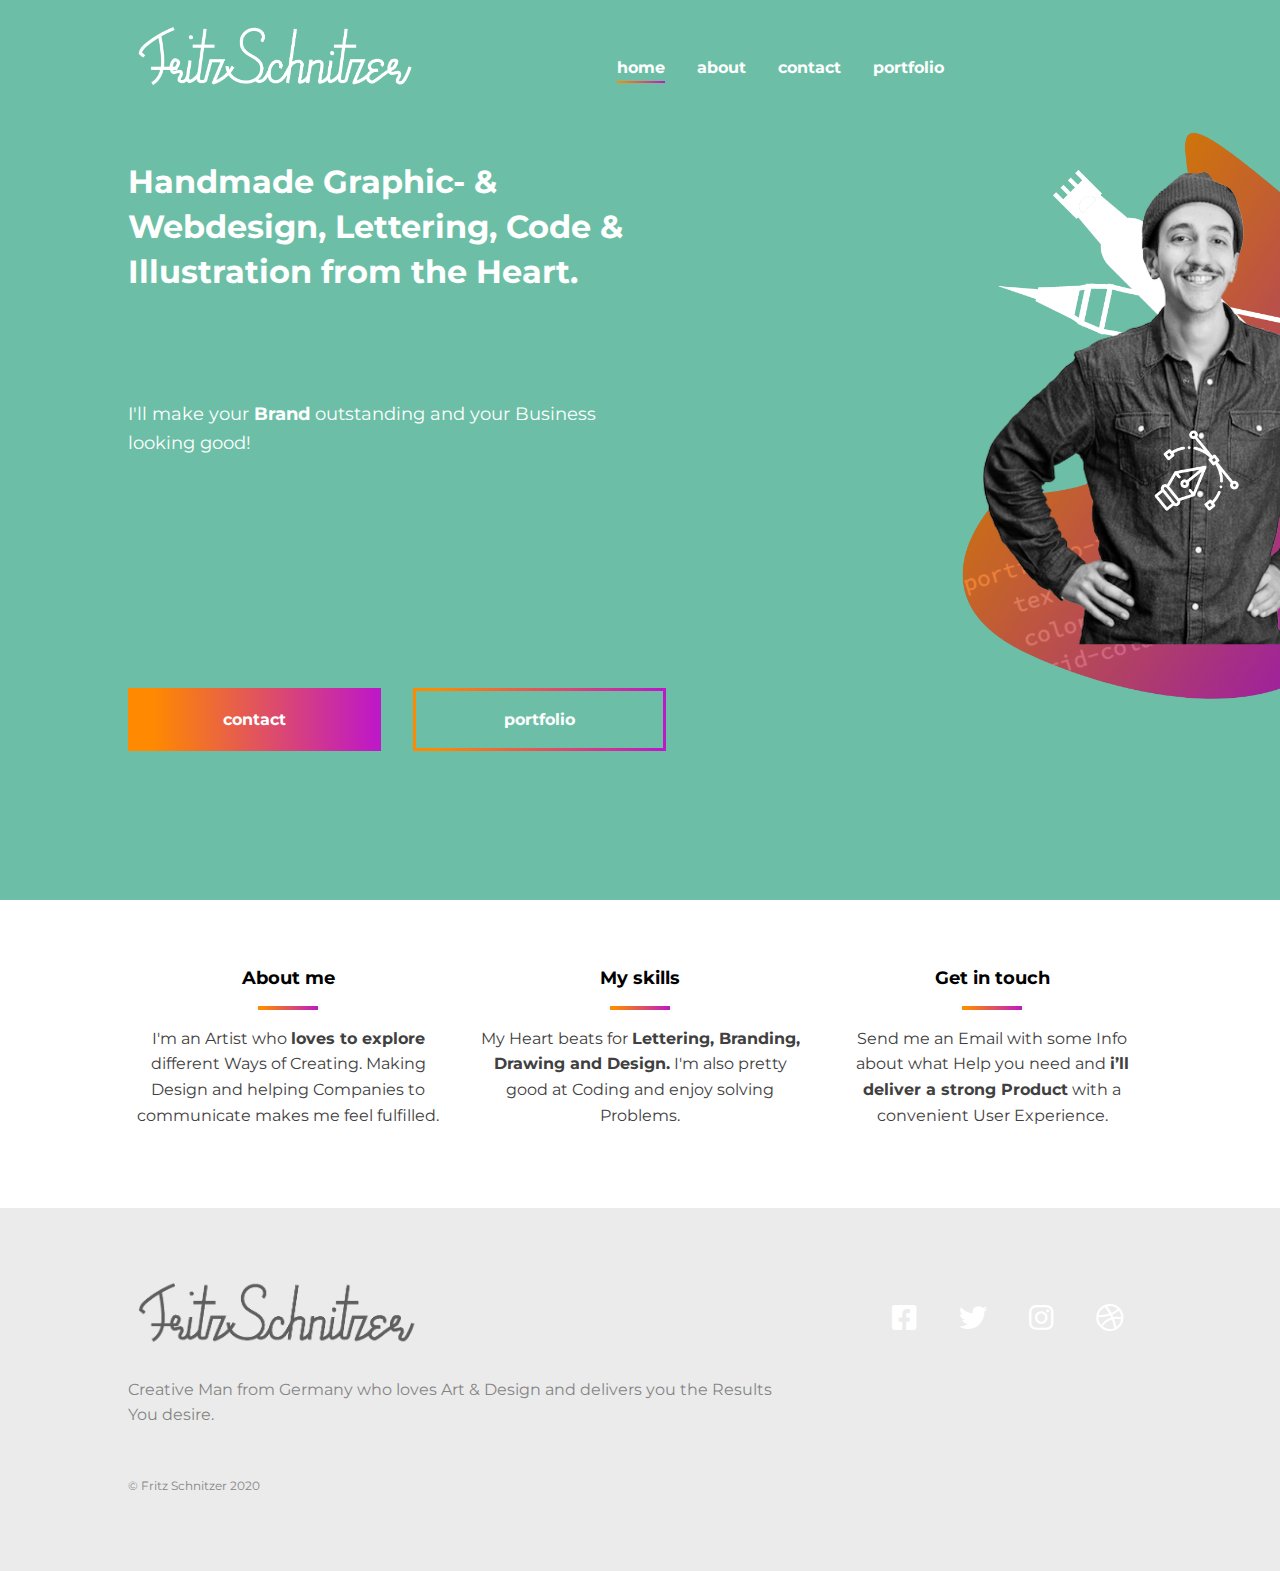
<file: index.html>
<!DOCTYPE html>
<html>
    <head>
        <title>Fritz Schnitzer</title>
        <!-- viewport meta to render pages on mobile properly -->
        <meta name="viewport" content="width=device-width, initial-scale=1">
        <meta property="og:image" content="https://github.com/fritzschnitzer/fritzschnitzer/blob/master/images/preview.png" />
        <meta property="og:type" content="Website" />
        <meta property="og:url" content="www.fritzschnitzer.com" />
        <meta property="og:title" content="Fritz Schnitzer - Graphic- & UI Design" />
        <meta property="og:description" content="All about Design" />

        <!-- link to google fonts -->
        <link href="https://fonts.googleapis.com/css?family=Montserrat:400,700&display=swap" rel="stylesheet">
        
        <!-- https://cdnjs.com/libraries/font-awesome -->
        <link href="https://cdnjs.cloudflare.com/ajax/libs/font-awesome/5.9.0/css/all.css" rel="stylesheet">
        
        <!-- link to my CSS -->
        <link href="css/main.css" rel="stylesheet">
    </head>
     <body class="master">
        <header class="header header-home main-grid">
            <div class="header-content">
                <a class="logo-link" href="index.html">
                    <img src="../images/logo.png" alt="" class="logo">
                </a>
                <button aria-label="Open navigation" class="open-nav">&#9776;</button>

                <nav class="nav"> 
                    <button aria-label="Close navigation" class="close-nav">&times;</button>
                    <ul class="nav-list">
                        <li class="nav-item"><a href="index.html" class="nav-link current">home</a></li>
                        <li class="nav-item"><a href="about.html" class="nav-link">about</a></li>
                        <li class="nav-item"><a href="contact.html" class="nav-link">contact</a></li>
                        <li class="nav-item"><a href="portfolio.html" class="nav-link" target="_blank">portfolio</a><li>
                    </ul>
                </nav>
                
                
            </div>
        </header>
        
        <main>
            <section class="hero main-grid">
                <h1 class="hero-title">Handmade Graphic- & Webdesign, <span class="accent-color">Lettering,</span> Code & Illustration from the Heart.</h1>
                <p class="hero-subtitle">I'll make your <strong>Brand</strong> outstanding and your Business looking good!</p>
                <div class="buttons">
                <a href="contact.html" class="btn btn-primary">contact</a>
                <a href="portfolio.html" class="btn btn-secondary">portfolio</a>
                </div>

            </section>
        
            <section class="info main-grid">
                <div class="col">
                    <h2 class="section-title section-title-center">About me</h2>
                    <p>I'm an Artist who <strong>loves to explore</strong> different Ways of Creating. Making Design and helping Companies to communicate makes me feel fulfilled.</p>
                </div>
                <div class="col">
                    <h2 class="section-title section-title-center">My skills</h2>
                    <p>My Heart beats for <strong>Lettering, Branding, Drawing and Design.</strong> I'm also pretty good at Coding and enjoy solving Problems.</p>
                </div>
                <div class="col">
                    <h2 class="section-title section-title-center">Get in touch</h2>
                    <p>Send me an Email with some Info about what Help you need and <strong>i’ll deliver a strong Product</strong> with a convenient User Experience.</p>
                </div>
            </section>
        
        </main>
        
        <footer class="footer main-grid">
            <div class="footer-main">
                <img src="../images/logo-black.png" alt="" class="footer-logo">
                <p class="footer-text">Creative Man from Germany who loves Art & Design and delivers you the Results You desire.</p>
                <p class="footer-fineprint">© Fritz Schnitzer 2020</p>
            </div>
            <ul class="social-list">
                <li class="social-item"><a href="https://www.facebook.com/fritzschnitzer" class="social-link" target="_blank"><i class="fab fa-facebook-square"></i></a></li>
                <li class="social-item"><a href="https://twitter.com/fritzschnitzer" class="social-link" target="_blank"><i class="fab fa-twitter"></i></a></li>
                <li class="social-item"><a href="http://instagram.com/fritzschnitzer" class="social-link" target="_blank"><i class="fab fa-instagram"></i></a></li>
                <li class="social-item"><a href="http://dribbble.com/fritzschnitzer" class="social-link" target="_blank"><i class="fab fa-dribbble"></i></a></li>

            </ul>
        </footer>
        
        
        <script src="script.js"></script>
    </body>
</html>
</file>
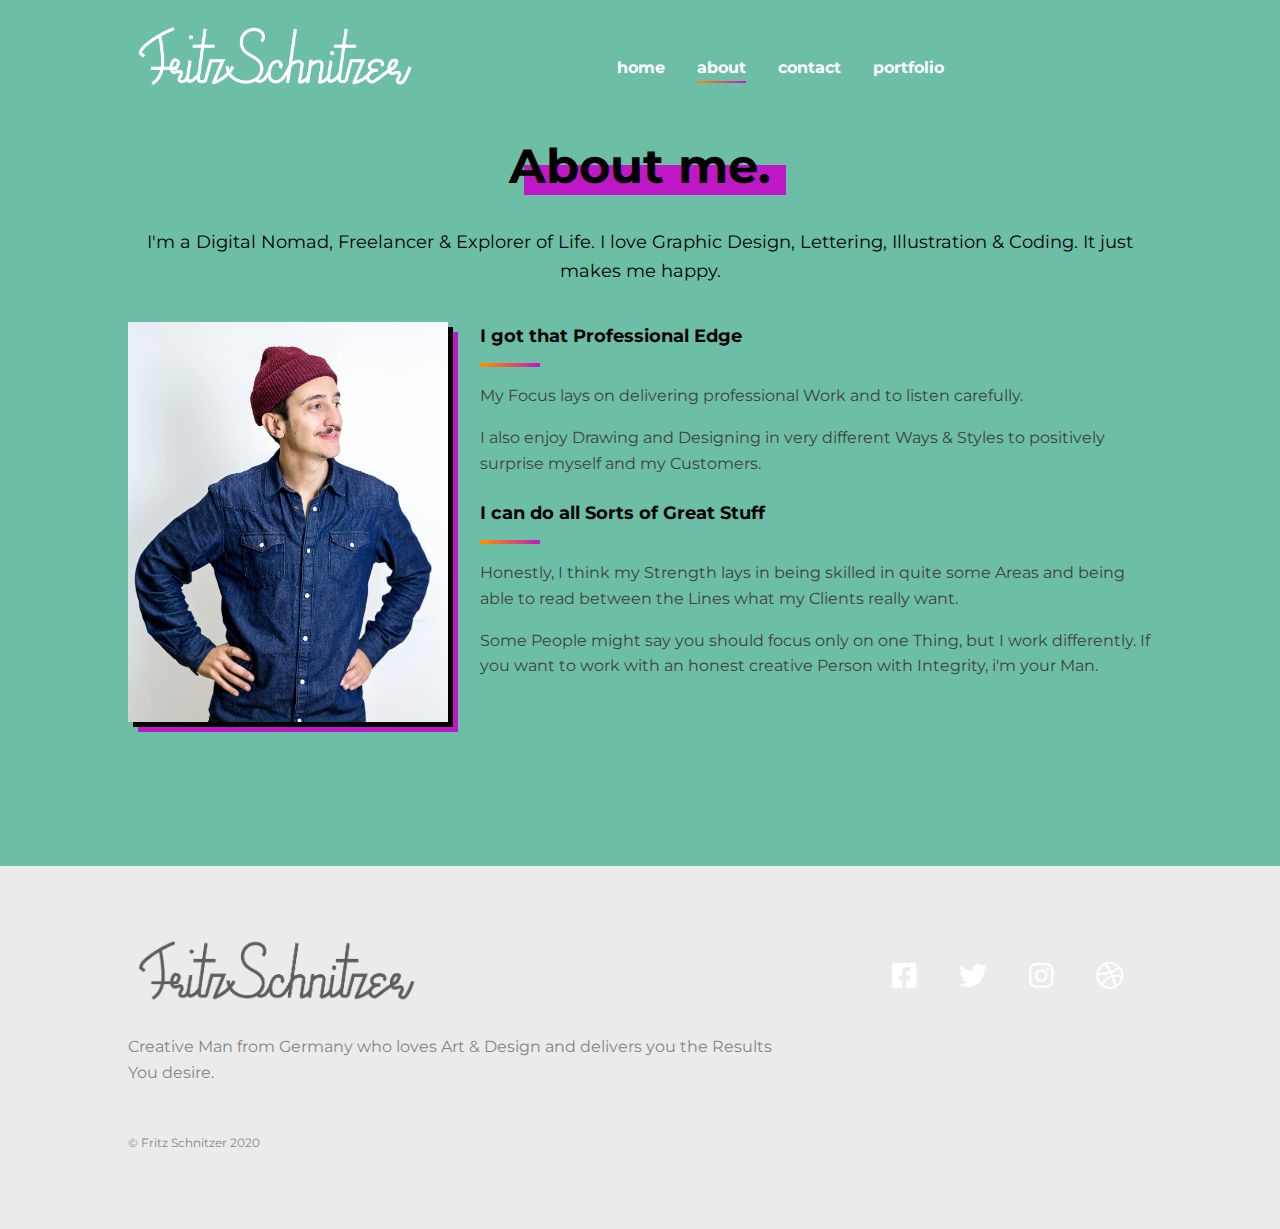
<file: about.html>
<!DOCTYPE html>
<html>
    <head>
        <title>Fritz Schnitzer</title>
        <!-- viewport meta to render pages on mobile properly -->
        <meta name="viewport" content="width=device-width, initial-scale=1">
        <meta property="og:image" content="https://github.com/fritzschnitzer/fritzschnitzer/blob/master/images/preview.png" />
        <meta property="og:type" content="Website" />
        <meta property="og:url" content="http://www.fritzschnitzer.com"/>
        <meta property="og:title" content="Fritz Schnitzer - Graphic- & UI Design" />
        <meta property="og:description" content="All about Design" />

        <!-- link to google fonts -->
        <link href="https://fonts.googleapis.com/css?family=Montserrat:400,700&display=swap" rel="stylesheet">
        
        <!-- https://cdnjs.com/libraries/font-awesome -->
        <link href="https://cdnjs.cloudflare.com/ajax/libs/font-awesome/5.9.0/css/all.css" rel="stylesheet">
        
        <!-- link to my CSS -->
        <link href="css/main.css" rel="stylesheet">
    </head>
     <body class="master">
        <header class="header header-home main-grid">
            <div class="header-content">
                <a class="logo-link" href="index.html">
                    <img src="../images/logo.png" alt="" class="logo">
                </a>
                <button aria-label="Open navigation" class="open-nav">&#9776;</button>

                <nav class="nav"> 
                    <button aria-label="Close navigation" class="close-nav">&times;</button>
                    <ul class="nav-list">
                        <li class="nav-item"><a href="index.html" class="nav-link">home</a></li>
                        <li class="nav-item"><a href="about.html" class="nav-link current">about</a></li>
                        <li class="nav-item"><a href="contact.html" class="nav-link">contact</a></li>
                        <li class="nav-item"><a href="portfolio.html" class="nav-link">portfolio</a></li>

                    </ul>
                </nav>
                
                
            </div>
        </header>
        
        <main class="main-template main-grid">
            
            <h1 class="page-title">About me.</h1>
            <p class="subtitle">I'm a Digital Nomad, Freelancer & Explorer of Life. I love Graphic Design, Lettering, Illustration & Coding. It just makes me happy.</p>
            
            <img class="main-image" src="../images/about-me.jpg" alt="Fritz being confident">
            
            <div class="main-text">
                <h2 class="section-title">I got that Professional Edge</h2>
                <p>My Focus lays on delivering professional Work and to listen carefully.</p>
                <p>I also enjoy Drawing and Designing in very different Ways & Styles to positively surprise myself and my Customers.</p>
                <h2 class="section-title">I can do all Sorts of Great Stuff</h2>
                <p>Honestly, I think my Strength lays in being skilled in quite some Areas and being able to read between the Lines what my Clients really want.</p>
                <p>Some People might say you should focus only on one Thing, but I work differently. If you want to work with an honest creative Person with Integrity, i'm your Man.</p>
            </div>
        
        </main>
        
        <footer class="footer main-grid">
            <div class="footer-main">
                <img src="../images/logo-black.png" alt="" class="footer-logo">
                <p class="footer-text">Creative Man from Germany who loves Art & Design and delivers you the Results You desire.</p>
                <p class="footer-fineprint">© Fritz Schnitzer 2020</p>
            </div>
            <ul class="social-list">
                <li class="social-item"><a href="https://www.facebook.com/fritzschnitzer" class="social-link" target="_blank"><i class="fab fa-facebook-square"></i></a></li>
                <li class="social-item"><a href="https://twitter.com/fritzschnitzer" class="social-link" target="_blank"><i class="fab fa-twitter"></i></a></li>
                <li class="social-item"><a href="http://instagram.com/fritzschnitzer" class="social-link" target="_blank"><i class="fab fa-instagram"></i></a></li>
                <li class="social-item"><a href="http://dribbble.com/fritzschnitzer" class="social-link" target="_blank"><i class="fab fa-dribbble"></i></a></li>

            </ul>
        </footer>
        
        
        <script src="script.js"></script>
    </body>
</html>
</file>
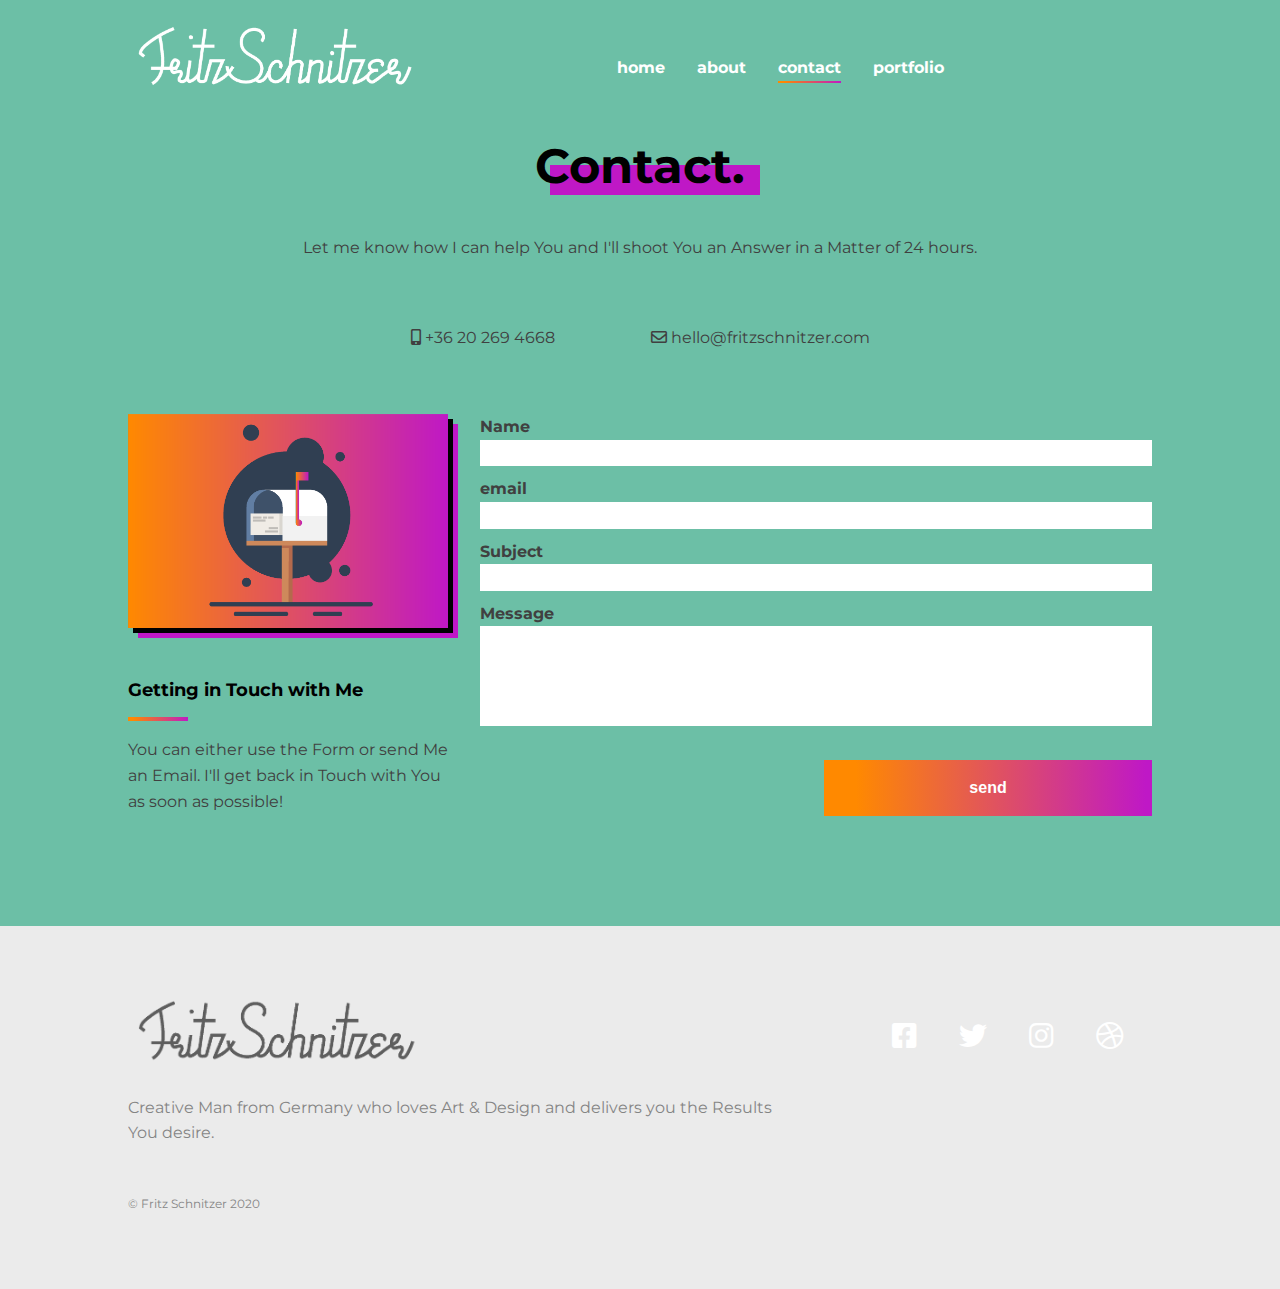
<file: contact.html>
<!DOCTYPE html>
<html>
    <head>
        <title>Fritz Schnitzer</title>
        <!-- viewport meta to render pages on mobile properly -->
        <meta name="viewport" content="width=device-width, initial-scale=1">
        <meta property="og:image" content="https://github.com/fritzschnitzer/fritzschnitzer/blob/master/images/preview.png" />
        <meta property="og:type" content="Website" />
        <meta property="og:url" content="http://www.fritzschnitzer.com"/>
        <meta property="og:title" content="Fritz Schnitzer - Graphic- & UI Design" />
        <meta property="og:description" content="All about Design" />

        <!-- link to google fonts -->
        <link href="https://fonts.googleapis.com/css?family=Montserrat:400,700&display=swap" rel="stylesheet">
        
        <!-- https://cdnjs.com/libraries/font-awesome -->
        <link href="https://cdnjs.cloudflare.com/ajax/libs/font-awesome/5.9.0/css/all.css" rel="stylesheet">
        
        <!-- link to my CSS -->
        <link href="css/main.css" rel="stylesheet">
    </head>
     <body class="master">
        <header class="header header-home main-grid">
            <div class="header-content">
                <a class="logo-link" href="index.html">
                    <img src="../images/logo.png" alt="" class="logo">
                </a>
                <button aria-label="Open navigation" class="open-nav">&#9776;</button>

                <nav class="nav"> 
                    <button aria-label="Close navigation" class="close-nav">&times;</button>
                    <ul class="nav-list">
                        <li class="nav-item"><a href="index.html" class="nav-link">home</a></li>
                        <li class="nav-item"><a href="about.html" class="nav-link">about</a></li>
                        <li class="nav-item"><a href="contact.html" class="nav-link current">contact</a></li>
                        <li class="nav-item"><a href="portfolio.html" class="nav-link">portfolio</a></li>

                    </ul>
                </nav>
                
                
            </div>
        </header>
        
        <main class="main-template main-grid">
            
            <h1 class="page-title">Contact.</h1>
            <p class="subtitle-contact">Let me know how I can help You and I'll shoot You an Answer in a Matter of 24 hours.
                <div class="contactbox">
              

                <p class="contacts"><i class="fas fa-mobile-alt"></i>+36 20 269 4668</p>
                <p class="contacts"><i class="far fa-envelope"></i>hello@fritzschnitzer.com</p>

                </div>

            
            <img class="main-image" src="../images/mailbox.png" alt="a bunch of mailboxes">
            <div class="secondary-text">
                <h2 class="section-title">Getting in Touch with Me</h2>
                <p>You can either use the Form or send Me an Email. I'll get back in Touch with You as soon as possible!</p>
            </div>
                        
            <div class="main-text">
                <form class="contact-form" action="POST" method="POST" data-netlify="true">
                    
                    <label class="name-label" for="name">Name</label>
                    <input class="name-input" id="name" type="text" name="name" required>

                    <label class="email-label" for="email">email</label>
                    <input class="email-input" id="email" type="email" name="email" required>

                    <label class="subject-label" for="subject">Subject</label>
                    <input class="subject-input" id="subject" type="text" name="subject">
                    
                    <label class="message-label" for="message">Message</label>
                    <textarea class="message-textarea" id="message" name="message" required></textarea>
                    
                    <button type="submit" name="submit" class="btn btn-primary btn-form">send</button>
                </form>
            </div>
            
        
        </main>
        
        <footer class="footer main-grid">
            <div class="footer-main">
                <img src="../images/logo-black.png" alt="" class="footer-logo">
                <p class="footer-text">Creative Man from Germany who loves Art & Design and delivers you the Results You desire.</p>
                <p class="footer-fineprint">© Fritz Schnitzer 2020</p>
            </div>
            <ul class="social-list">
                <li class="social-item"><a href="https://www.facebook.com/fritzschnitzer" class="social-link" target="_blank"><i class="fab fa-facebook-square"></i></a></li>
                <li class="social-item"><a href="https://twitter.com/fritzschnitzer" class="social-link" target="_blank"><i class="fab fa-twitter"></i></a></li>
                <li class="social-item"><a href="http://instagram.com/fritzschnitzer" class="social-link" target="_blank"><i class="fab fa-instagram"></i></a></li>
                <li class="social-item"><a href="http://dribbble.com/fritzschnitzer" class="social-link" target="_blank"><i class="fab fa-dribbble"></i></a></li>

            </ul>
        </footer>
        
        
        <script src="script.js"></script>
    </body>
</html>
</file>
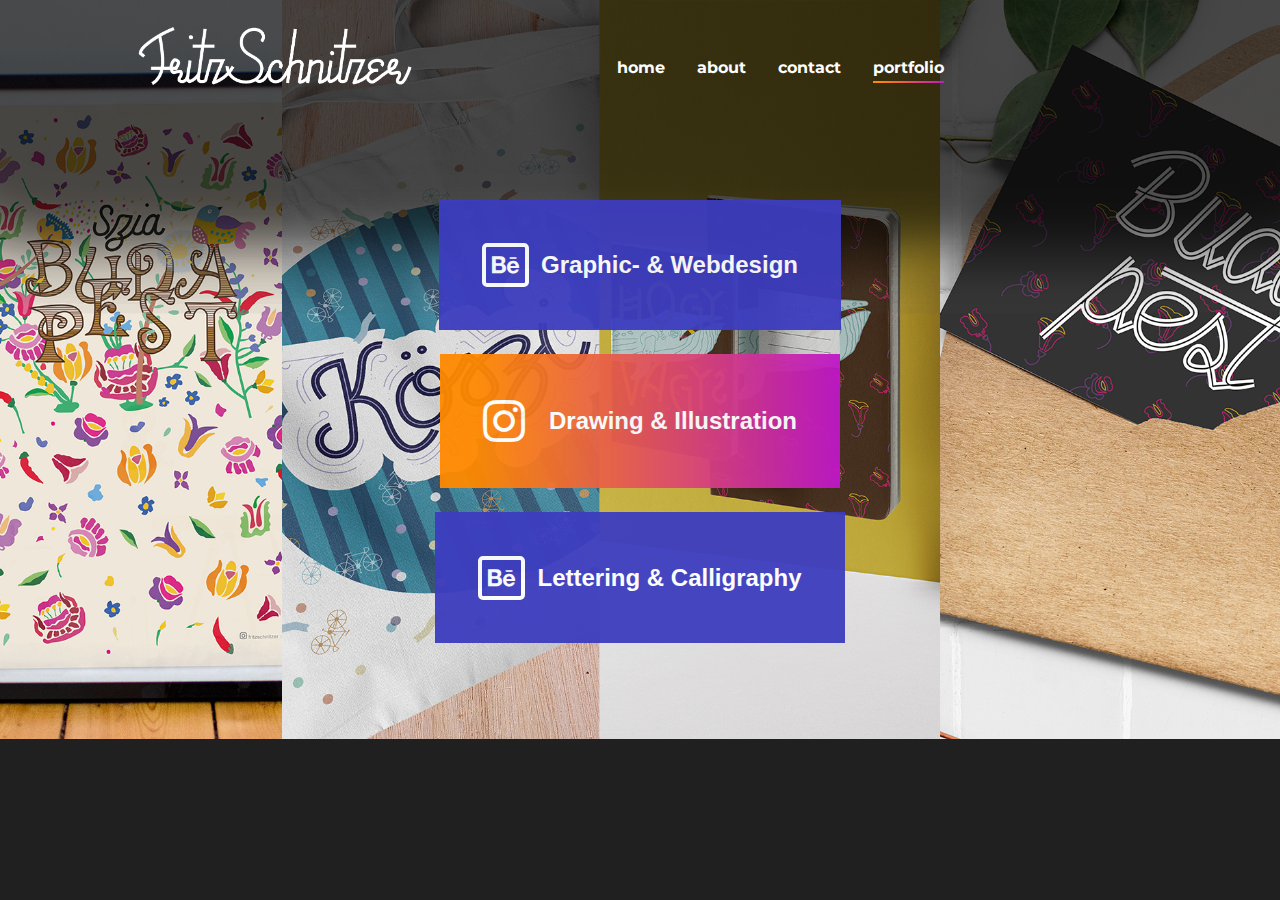
<file: portfolio.html>
<!DOCTYPE html>
<html>
    <head>
        <title>Fritz Schnitzer</title>
        <!-- viewport meta to render pages on mobile properly -->
        <meta name="viewport" content="width=device-width, initial-scale=1">
        <meta property="og:image" content="https://github.com/fritzschnitzer/fritzschnitzer/blob/master/images/preview.png" />
        <meta property="og:type" content="Website" />
        <meta property="og:url" content="http://www.fritzschnitzer.com"/>
        <meta property="og:title" content="Fritz Schnitzer - Graphic- & UI Design" />
        <meta property="og:description" content="All about Design" />

        <!-- link to google fonts -->
        <link href="https://fonts.googleapis.com/css?family=Montserrat:400,700&display=swap" rel="stylesheet">
        
        <!-- https://cdnjs.com/libraries/font-awesome -->
        <link href="https://cdnjs.cloudflare.com/ajax/libs/font-awesome/5.9.0/css/all.css" rel="stylesheet">
        
        <!-- link to my CSS -->
        <link href="css/main.css" rel="stylesheet">
    </head>
     <body class="portfolio">
        <header class="header header-home header-portfolio main-grid">
            <div class="header-content">
                <a class="logo-link" href="index.html">
                    <img src="../images/logo.png" alt="" class="logo">
                </a>
                <button aria-label="Open navigation" class="open-nav">&#9776;</button>

                <nav class="nav"> 
                    <button aria-label="Close navigation" class="close-nav">&times;</button>
                    <ul class="nav-list">
                        <li class="nav-item"><a href="index.html" class="nav-link">home</a></li>
                        <li class="nav-item"><a href="about.html" class="nav-link">about</a></li>
                        <li class="nav-item"><a href="contact.html" class="nav-link">contact</a></li>
                        <li class="nav-item"><a href="portfolio.html" class="nav-link current">portfolio</a></li>

                    </ul>
                </nav>
                
                
            </div>
        </header>
        
        
        <main class="main-template template-portfolio main-grid">
            
            <!--<h1 class="page-title-portfolio">Portfolio.</h1> 
            <p class="subtitle-contact"></p>-->
            
            <section class="portfolios-menu">
            <div class="blackbox"></div>

            <button class="btn portfolio-btn"><i class="fab fa-behance"></i><a class="portfolio-link" href="https://fritzadobe2.myportfolio.com/" target="_blank">Graphic- & Webdesign</a></button>
            <button class="btn portfolio-btn instagram-btn" ><i class="fab fa-instagram fa-2x "></i><a class="portfolio-link portfolio-link-instagram" href="https://www.instagram.com/fritzisdrawing/" target="_blank">Drawing & Illustration</a></button>
            <button class="btn portfolio-btn lettering-btn"><i class="fab fa-behance"></i><a class="portfolio-link" href="https://fritzadobe2.myportfolio.com/" target="_blank">Lettering & Calligraphy</a></button>
            </section>

   
            
        
        </main>

       
        <!--
        <footer class="footer main-grid">
            <div class="footer-main">
                <img src="../images/logo-black.png" alt="" class="footer-logo">
                <p class="footer-text">Creative Man from Germany who loves Art & Design and delivers you the Results You desire.</p>
                <p class="footer-fineprint">© Fritz Schnitzer 2020</p>
            </div>
            <ul class="social-list">
                <li class="social-item"><a href="https://www.facebook.com/fritzschnitzer" class="social-link" target="_blank"><i class="fab fa-facebook-square"></i></a></li>
                <li class="social-item"><a href="https://twitter.com/fritzschnitzer" class="social-link" target="_blank"><i class="fab fa-twitter"></i></a></li>
                <li class="social-item"><a href="http://instagram.com/fritzschnitzer" class="social-link" target="_blank"><i class="fab fa-instagram"></i></a></li>
                <li class="social-item"><a href="http://dribbble.com/fritzschnitzer" class="social-link" target="_blank"><i class="fab fa-dribbble"></i></a></li>

            </ul>
        </footer>

        -->
        
        
        <script src="script.js"></script>

        
    </body>
</html>
</file>
<file: css/main.css>
* {box-sizing: border-box;}

body.master {
    margin: 0;
    font-family: 'Montserrat', sans-serif;
    font-size: 1rem;
    color: #404040;
    line-height: 1.6;
    background: #60B198;
    background: #6CBFA6;
}

body.portfolio {
    background: #202020;
    background-image: url(../images/collage-smartphones.png);
    background-size: cover;
    z-index: 1;
    .background-position: 0px -20px;
    background-repeat: no-repeat;
    margin: 0;
    font-family: 'Montserrat', sans-serif;
    font-size: 1rem;
    color: #404040;
    line-height: 1.6;
    .height: 100vh;
        display: grid;
        justify-content: center;
        align-items: center;
}


    




@media (min-width: 600px) {
    body.portfolio {
        background-image: url(../images/collage.png);
        background-size: cover;
        

    }
}



img {
    width: 100%;
    height: auto;
}

/* ==================
    Typography
===================== */

h1, h2, strong {
    font-weight: 700;
}

accent-color {
    color: #FF8900
}

.page-title,
.subtitle {
    grid-column: 2 / -2;
    color: #000;
    text-align: center;
}

.page-title {
    font-size: 3rem;
    margin-bottom: .5em;
    justify-self: center;
    display: inline;
}

.page-title-portfolio {
    font-size: 3rem;
    color: #fff;
    opacity: 0.8;
    text-shadow: #000;
    margin-top: 3em;
    margin-bottom: .5em;
    justify-self: center;
    display: inline;
    
}

.page-title::after,
.page-title-portfolio::after {
    content: '';
    display: block;
    width: 100%;
    height: 30px;
    background: #BF18C6;
    margin-top: -40px;
    margin-left: 15px;
}

.subtitle {
    margin: .5em 0 2em;
    font-size: 1.125rem;
}

.subtitle-contact {
    margin-bottom: 2em;
    text-align: center;
}

.contactbox {
    text-align: center;
    display: flex;
    flex-direction: column;
    margin-bottom: 2em;
}

.contacts {
    margin: 0;
}

@media (min-width: 600px) {
    .contactbox {
    flex-direction: row;
    justify-content: center;
    }

    .far {
        margin-left: 2em;
    }

    .contacts {
        margin: 2em;
    }
}



.fas,
.far {
    margin-right: 0.25em;
}

.phonenumber {
    display: inline;
}

.hero-title {
    font-size: 2rem;
    line-height: 1.4;
    margin-bottom: 0;
    margin-top: 0;
}

.hero-subtitle {
    font-size: 1.125rem;
    margin-bottom: 3em;
}

@media (min-width: 600px) {
    .hero-subtitle {
        margin-bottom: 4em;
        margin-top: 0em;
        align-self: start;
    }

    .hero-title {
        margin-bottom: 0;
        align-self: start;
    }
}



.section-title {
    font-size: 1.125rem;
    color: #000;
    margin-top: 1.25em;
}

.section-title::after {
    content: "";
    display: block;
    width: 60px;
    height: 3px;
    margin-top: 10px;
    border-bottom: 4px solid;
    border-image-source: linear-gradient(to right, #ff8900 9%,#bf18c6 99%);
    border-image-slice: 1;}

.section-title-center::after {
    margin-left: auto;
    margin-right: auto;
}

.section-title:first-child {
    margin-top: 0;
}

/* buttons */


.buttons {
    display: flex;
    align-items: center; 
    box-sizing: border-box;
    
}

.btn {
    padding: 1em 1.75em;
    font-weight: 700;
    .margin-top: .5em;
    text-decoration: none;
    cursor: pointer;
    box-sizing: border-box;
    text-align: center;
    align-items: center;
    width: 300px;
}

.btn-primary {
    background: linear-gradient(to right, #ff8900 9%,#bf18c6 99%);
    border: 3px solid;
    border-image-source: linear-gradient(to right, #ff8900 9%,#bf18c6 99%);
    border-image-slice: 1;    
    color: #fff;
    justify-self: center;
    align-self: center;
    box-sizing: border-box;
}

.btn-secondary {
    background: none;
    border: 3px solid;
    border-image-source: linear-gradient(to right, #ff8900 9%,#bf18c6 99%);
    border-image-slice: 1;    
    color: #fff;
    box-sizing: border-box;
    margin-left: 2em;

}

.btn-primary:hover,
.btn-primary:focus,
.btn-secondary:hover,
.btn-secondary:focus {
  background-position: right center;
  background: #fff;
  border: 3px solid #fff;
  color: orangered;
}

.btn-form {
    font-size: 1rem;
    margin-top: 1.5em;
    margin-left: 0;
    margin-right: 0;
    width: 100%;
}

.portfolio-btn {
    text-decoration: none;
    font-size: 1.5rem;
    padding: 1.8em;
    background: #3D3DBF;
    border: 0;
    margin: 0 auto 1em;
    width: auto;
    display: flex;
    opacity: 0.95;
    transition: transform 1s ease-in-out;
}

.portfolio-btn:hover,
.portfolio-btn:active {
    transform: scale(1.1);
}




.instagram-btn {
    background:linear-gradient(to right, #ff8900 9%,#bf18c6 99%);
   

}


.lettering-btn {
    margin-bottom: 0;
}

.portfolio-link {
    color: #fff;
    text-decoration: none;
    text-align: center;
}

.portfolio-link-instagram {
    text-align: center;
}




/* ==================
    general layout
===================== */

.main-grid {
    display: grid;
    grid-template-columns: 1em minmax(0px, auto) 1em;
}

.portfolios {
    align-items: center;
}

.portfolios-menu {
    display: flex;
    flex-direction: column;
    z-index: 0;
    .background: #000;
    .filter: blur(50px);
    .opacity: .9;
  
    

}

@media (min-width: 600px) {
    .main-grid {
        grid-template-columns: minmax(1em, 1fr) repeat(3, minmax(150px, 320px)) minmax(1em, 1fr);
        grid-column-gap: 2em;

    }

  
}

/* navigation */

.header {
    .background: black;
}

.header-home {
    background: transparent;
    width: 100%;
    position: absolute;
}

.header-portfolio {
    position: relative;
}




.header-content {
    display: flex;
    flex-direction: row;
    align-content: space-around;
    grid-column: 2 / -1;
    justify-self: start;

}

.header-content logo {
    grid-column: 2 / -1;
}

.logo-link {
    .background-color: black;
    padding-top: 1em;
    width: 100%;
    justify-self: start;
}

.logo {
  height:4.5em;
  width: auto;
}

@media (min-width: 600px) {
  .logo {
    height: 5em;
  }
}

.nav {
    position: fixed;
    background: #000;
    width: 100%;
    top: 0;
    right: 0;
    bottom: 0;
    left: 100%;
    transform: translateX(0);
    transition: transform 250ms;
    z-index: 9999;
}

.navigation-open {
    transform: translateX(-100%);
}

.nav-list {
    display: flex;
    list-style: none;
    margin: 0;
    padding: 0;
    height: 100%;
    align-items: center;
    justify-content: space-between;
    flex-direction: column;
}

@media (min-width: 600px) {
    .nav-list {
    margin-top: 1em;
    margin-left: 10em;
    }
}

.nav-link {
    color: #fff;
    text-decoration: none;
    font-size: 3rem;
    font-weight: 700;
}

.nav-link:hover,
.nav-link:focus {
    background-image:linear-gradient(to right, #ff8900 9%,#bf18c6 99%);
    -webkit-background-clip: text;
    -webkit-text-fill-color: transparent;
}

.close-nav {
    border: 0;
    background: 0;
    color: #FF8900;
    font-weight: 700;
    font-size: 3rem;
    cursor: pointer;
    padding: .5em;
    position: absolute;
}

.open-nav {
    border: 0;
    background: 0;
    color: #fff;
    cursor: pointer;
    .padding: .75em;
    margin-left: 0.7em;
    font-size: 2rem;
    z-index: 3;
}

.current {
    border-bottom: 2px solid;
    padding-bottom: 0.25em;
    border-image-source: linear-gradient(to right, #ff8900 9%,#bf18c6 99%);
    border-image-slice: 1;  
}

@media (min-width: 600px) {
    .open-nav,
    .close-nav {
        display: none;
    }
    
    .nav {
        position: initial;
    }
    
    .nav-list {
        flex-direction: row;
        justify-content: flex-start;


    }
    
    .nav-item {
        margin-left: 2em;
    }
    
    .nav-link {
        font-size: 1rem;
    }
    
    .header-home .nav {
        background: transparent;
    }
}

/* footer */

.footer {
    background: #ebebeb;
    padding: 4em 0;
    text-align: center;
    
    grid-template-areas:
        ". social ."
        ". main .";
}

.footer-main,
.social-list {
    grid-column: 2 / -2;
}

.footer-logo,
.footer-text,
.footer-fineprint {
    opacity: .6;
}

.footer-logo {
   width: 300px; 
}

.footer-main {
    grid-area: main;
}

.footer-text {
}

.footer-fineprint {
    font-size: .75rem;
    margin-top: 4em;
}

.social-list {
    grid-area: social;
    list-style: none;
    padding: 0;
    margin: 0 0 2em;
    display: flex;
    justify-content: center;
}

.social-link {
    color: #000;
    font-size: 1.75rem;
    margin: 0 .5em;
}

.social-link:hover {
    color: #777;
}

@media (min-width: 600px) {
    .footer {
        grid-template-areas: 
          ". main main social .";
    }
    
    .footer-main {
        text-align: left;
    }
    
    .social-list {
        justify-content: flex-end;
        margin-top: 1.5em;
    }
}

/* ==================
    hero area
===================== */

.hero {
    background-image: url(../images/hero-graphic.png);
    background-size: 80%;
    background-repeat: no-repeat;
    background-position: 270% 40%;
    padding: 8em 0 4em;
    color: #fff;

}

.hero > * {
    grid-column: 2 / -3;
}

.hero-title {
    grid-column: 2 / 2;
}

@media (min-width: 400px) {
    .hero > * {
        margin-right: 20%;
    }
}

@media (min-width: 600px) {
    
    .hero {
        padding: 10em 0 6em;
        background-size: 50%;
        background-repeat: no-repeat;
        background-position: 140% 30%;
        height: 100vh;

    }
    
    .hero > * {
        grid-column: 2 / span 2;
    }

}

@media only screen 
and (min-device-width : 768px) 
and (max-device-width : 1024px)  { 
    .hero {
        padding: 10em 0 6em;
        background-size: 80%;
        background-repeat: no-repeat;
        background-position: 160% -100%;
        height: 68vh;

    }

    hero > * {
        grid-column: 2 / span 2;
    }

    .nav-list {
        margin-left: 2em;
    }

    .hero-title {
        margin-bottom: 1em;
        margin-top: 1em;
    }

    .hero-subtitle {
        margin-top: 0;
    }

}

@media only screen 
and (min-device-width : 1024px) 
and (max-device-width : 1025px)  {
    .hero-title {
        margin-bottom: 0em;
        margin-top: 1em;
        font-size: 3rem;
    }

    .hero-subtitle {
        margin-top: 0em;
        font-size: 1.3rem;
    }

    .hero {
        padding: 10em 0 6em;
        background-size: 80%;
        background-repeat: no-repeat;
        background-position: 250% -100%;
        height: 68vh;

    }

 
}


/* ==================
    info section
===================== */

.info {
    padding: 4em 0;
    text-align: center;
    background: #fff;
}

.col {
    grid-column: 2 / -2;
    margin-bottom: 1.5em;
}

@media (min-width: 600px) {
    .col {
        grid-column: span 1;
        margin-bottom: 0;
    }
    
    .col:first-child {
        grid-column: 2 / span 1;
    }
}


/* ==================
    template page
===================== */

.main-template {
    padding: 6em 0;
    display: grid;
    
}

.template-portfolio {
    margin-top: 0em;
}

.main-template > * {
    grid-column: 2 / -2;
}

.main-image {
    margin-bottom: 3em;
    box-shadow: 5px 5px 0px black, 10px 10px 0 #bf18c6;
}

@media (min-width: 600px) {
    .main-image,
    .secondary-text {
        grid-column: 2 / -4;
    }
    
    .main-text {
        grid-column: 3 / span 2;
        grid-row: span 2;
    }
    
    .secondary-text {
        order: 2;
    }
    
}



/* ==================
    form
===================== */

.contact-form {
    display: grid;
}

label {
    font-weight: 700;
}

input,
textarea {
    margin-bottom: .75em;
    padding: .4em;
    font-family: inherit;
    border: 0;
}

textarea {
    resize: none;
    height: 100px;
}



@media (min-width: 600px) {
    .contact-form {
        grid-template-columns: repeat(2, 1fr);
        .grid-auto-flow: dense;
        grid-column-gap: 1em;
    }
    
    .name-label,
    .name-input {
        grid-column: span 2;
    }
    
    .email-label,
    .email-input {
        grid-column: span 2;
    }

    .subject-label,
    .subject-input {
        grid-column: span 2;
    }
    
    .message-label,
    .message-textarea {
        grid-column: span 2;
    }
    
    .btn-form {
        grid-column: 2;
    }
    
}


/* ==================
    portfolio-menu
===================== */

.fab {
    margin-right: .5em;
    color: #fff;
}

.fa-behance {
    padding: 0.25em;
    border: 4px solid #fff;
    border-radius: 5px;
}

.fa-instagram {
    margin-right: 0.5em;
}
</file>
